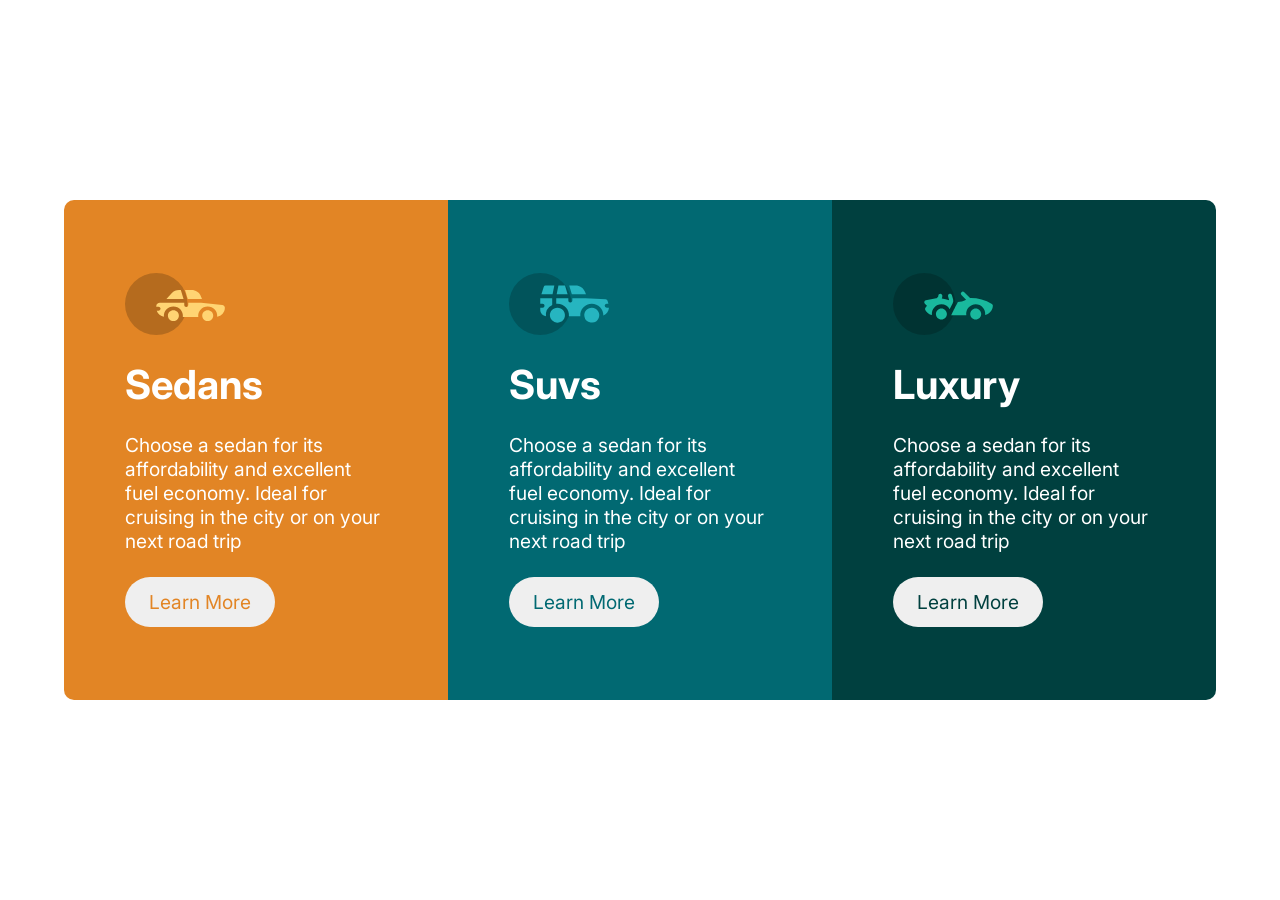
<file: index.html>
<!DOCTYPE html>
<html lang="en">
  <head>
    <meta charset="UTF-8" />
    <meta http-equiv="X-UA-Compatible" content="IE=edge" />
    <meta name="viewport" content="width=device-width, initial-scale=1.0" />
    <link rel="shortcut icon" href="assets/favicon.png" type="image/x-icon" />
    <title>Flexbox and Grid Task</title>
    <link rel="stylesheet" href="style.css" />
  </head>
  <body>
    <section class="container">
      <div>
        <img src="assets/icon-sedans.svg" alt="" />
        <h1>Sedans</h1>
        <p>
          Choose a sedan for its affordability and excellent fuel economy. Ideal
          for cruising in the city or on your next road trip
        </p>
        <button>Learn More</button>
      </div>

      <div>
        <img src="assets/icon-suvs.svg" alt="" />
        <h1>Suvs</h1>
        <p>
          Choose a sedan for its affordability and excellent fuel economy. Ideal
          for cruising in the city or on your next road trip
        </p>
        <button class="btn-2">Learn More</button>
      </div>

      <div>
        <img src="assets/icon-luxury.svg" alt="" />

        <h1>Luxury</h1>
        <p>
          Choose a sedan for its affordability and excellent fuel economy. Ideal
          for cruising in the city or on your next road trip
        </p>
        <button class="btn-3">Learn More</button>
      </div>
    </section>
  </body>
</html>
</file>
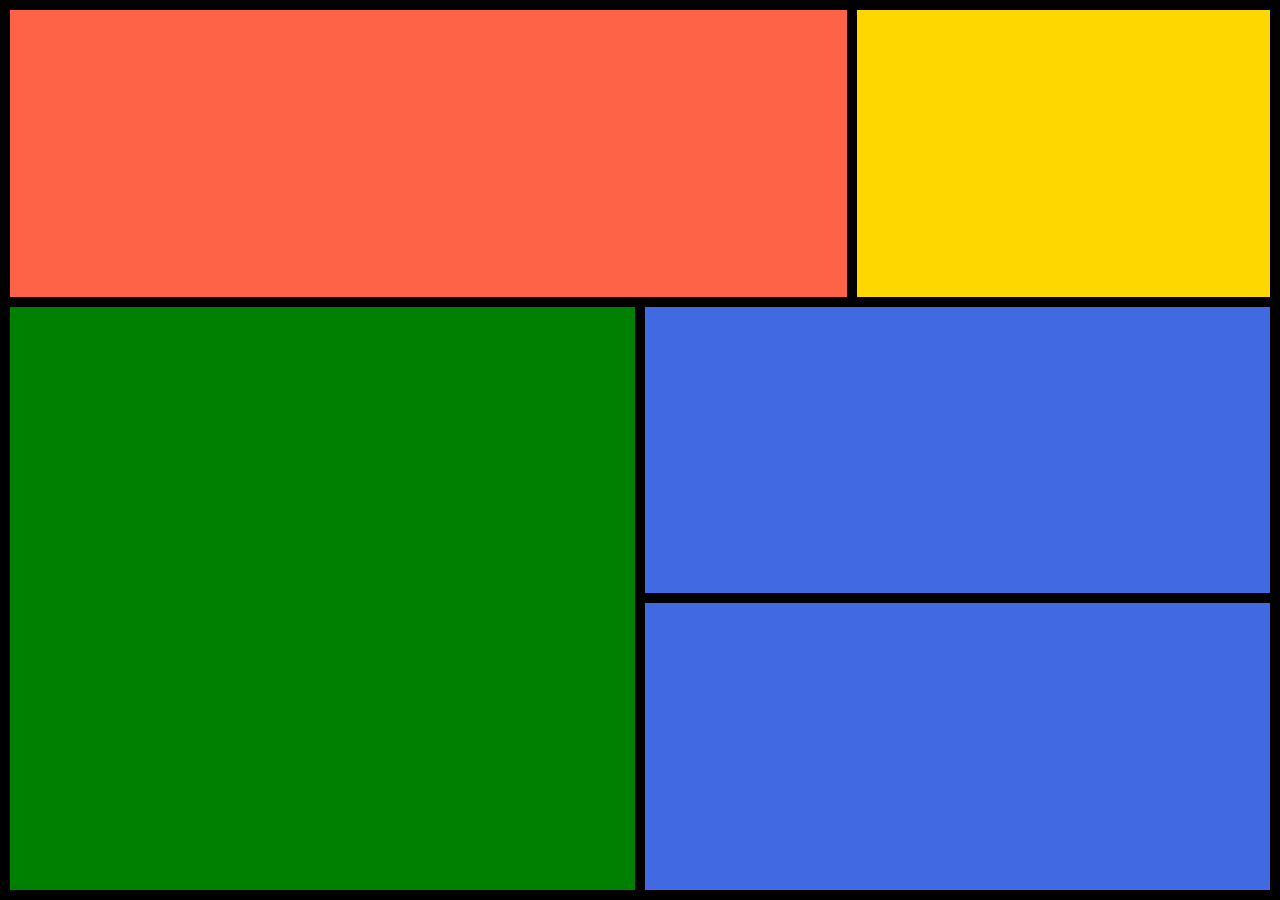
<file: grid.html>
<!DOCTYPE html>
<html lang="en">
  <head>
    <meta charset="UTF-8" />
    <meta http-equiv="X-UA-Compatible" content="IE=edge" />
    <meta name="viewport" content="width=device-width, initial-scale=1.0" />
    <link rel="shortcut icon" href="assets/favicon.png" type="image/x-icon" />
    <title>Flexbox and Grid Task</title>
    <link rel="stylesheet" href="grid.css" />
  </head>
  <body>
    <div class="grid-container">
      <div class="item1"></div>
      <div class="item2"></div>
      <div class="item3"></div>
      <div class="item4"></div>
      <div class="item5"></div>
    </div>
  </body>
</html>
</file>
<file: style.css>
@import url("https://fonts.googleapis.com/css2?family=Inter:wght@400;500;600&display=swap");
:root {
  --orange-color: #e28525;
  --teal-color: #016972;
  --green-color: #00403f;
}

* {
  box-sizing: border-box;
  padding: 0;
  margin: 0;
  color: #ffffff;
  font-family: inter, Cambria, Cochin, Georgia, Times, "Times New Roman", serif;
}

.container {
  height: 100vh;
  display: flex;
  align-items: center;
  justify-content: center;
  padding: 2rem 4rem;
}
.container h1 {
  font-size: 2.5rem;
}
.container p {
  font-size: 1.2rem;
}
.container div:nth-child(1) {
  background-color: var(--orange-color);
  width: 400px;
  height: 500px;
  padding: 3.8rem;
  border-radius: 10px 0px 0px 10px;
  display: flex;
  flex-direction: column;
  justify-content: space-around;
  align-items: flex-start;
}
.container div:nth-child(2) {
  background-color: var(--teal-color);
  width: 400px;
  padding: 3.8rem;
  height: 500px;
  display: flex;
  flex-direction: column;
  justify-content: space-around;
  align-items: flex-start;
}
.container div:nth-child(3) {
  background-color: var(--green-color);
  width: 400px;
  height: 500px;
  border-radius: 0px 10px 10px 0px;
  padding: 3.8rem;
  display: flex;
  flex-direction: column;
  justify-content: space-around;
  align-items: flex-start;
}
img {
  width: 100px;
}
button {
  color: var(--orange-color);
  border: none;
  padding: 0.8rem 1.5rem;
  font-size: 1.2rem;
  border-radius: 30px;
  cursor: pointer;
}
button:hover {
  background-color: var(--orange-color);
  color: #ffffff;
}
.btn-2 {
  color: var(--teal-color);
}
.btn-3 {
  color: var(--green-color);
}

@media all and (min-width: 0px) and (max-width: 992px) {
  .container {
    display: block;
    padding: 0;
  }
  .container div:nth-child(1) {
    width: 100%;
    border-radius: 0px;
    padding: 3rem 1rem;
  }
  .container div:nth-child(2) {
    width: 100%;
    border-radius: 0px;
    margin: 1rem 0rem;
    padding: 3rem 1rem;
  }
  .container div:nth-child(3) {
    width: 100%;
    border-radius: 0px;
    padding: 3rem 1rem;
  }
}
</file>
<file: grid.css>
* {
  padding: 0;
  margin: 0;
  box-sizing: border-box;
}

body {
  background-color: steelblue;
}
.item1 {
  grid-area: header;
  background-color: tomato;
}
.item2 {
  grid-area: menu;
  background-color: gold;
}
.item3 {
  grid-area: main;
  background-color: green;
}
.item4 {
  grid-area: right;
  background-color: royalblue;
}
.item5 {
  grid-area: footer;
  background-color: royalblue;
}

.grid-container {
  height: 100vh;
  padding: 5rem;
  display: grid;
  grid-template-areas:
    "header header header header menu menu"
    "main main main right right right"
    "main main main footer footer footer";
  gap: 10px;
  background-color: black;
  padding: 10px;
}

.grid-container > div {
  text-align: center;
  padding: 20px 0;
}
</file>
